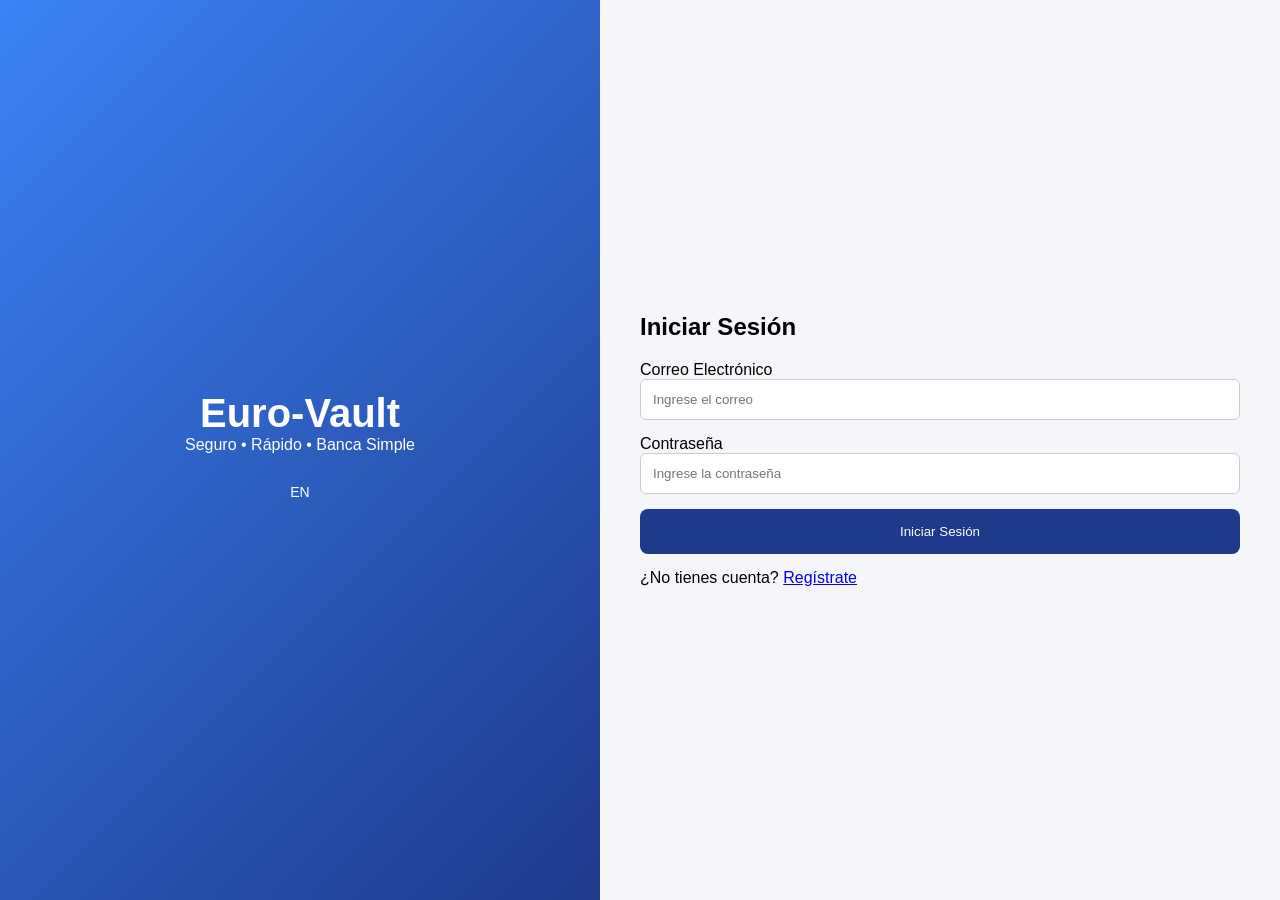
<file: index.html>
<!DOCTYPE html>
<html lang="es">

<head>
    <meta charset="UTF-8">
    <meta name="viewport" content="width=device-width, initial-scale=1.0">
    <title>Euro-Vault - Inicio de Sesión</title>
    <link rel="stylesheet" href="styles.css">
    <link rel="stylesheet" href="responsive.css">
</head>

<body>

    <div class="login-container">

        <!-- Left side branding -->
        <div class="login-left">
            <h1>Euro-Vault</h1>
            <p>Seguro • Rápido • Banca Simple</p>
            <button id="langToggle" style="background: none; border: none; cursor: pointer; font-size: 14px; padding: 10px; color: white; margin-top: 20px;">EN</button>
        </div>

        <!-- Right side form -->
        <div class="login-right">
            <h2>Iniciar Sesión</h2>

            <form id="loginForm" onsubmit="handleLogin(event)">

                <label>Correo Electrónico</label>
                <input type="email" id="email" name="email" placeholder="Ingrese el correo" required>

                <label>Contraseña</label>
                <input type="password" id="password" name="password" placeholder="Ingrese la contraseña" required>

                <div id="errorMessage" style="color: red; margin-bottom: 10px; display: none;"></div>

                <button type="submit">Iniciar Sesión</button>

            </form>

            <p class="signup-text">
                ¿No tienes cuenta? <a href="#">Regístrate</a>
            </p>
        </div>

    </div>

    <script>
        const translations = {
            es: {
                subtitulo: 'Seguro • Rápido • Banca Simple',
                iniciar: 'Iniciar Sesión',
                correo: 'Correo Electrónico',
                correoPlaceholder: 'Ingrese el correo',
                contrasena: 'Contraseña',
                contrasenaPlaceholder: 'Ingrese la contraseña',
                boton: 'Iniciar Sesión',
                noTienes: '¿No tienes cuenta?',
                registrate: 'Regístrate',
                error: 'Correo o contraseña inválidos. Por favor intente de nuevo.'
            },
            en: {
                subtitulo: 'Secure • Fast • Simple Banking',
                iniciar: 'Sign In',
                correo: 'Email',
                correoPlaceholder: 'Enter email',
                contrasena: 'Password',
                contrasenaPlaceholder: 'Enter password',
                boton: 'Login',
                noTienes: 'Don\'t have an account?',
                registrate: 'Sign up',
                error: 'Invalid email or password. Please try again.'
            }
        };

        let currentLang = localStorage.getItem('appLanguage') || 'es';

        function updateLanguage(lang) {
            currentLang = lang;
            localStorage.setItem('appLanguage', lang);
            
            document.querySelector('.login-left p').textContent = translations[lang].subtitulo;
            document.querySelector('.login-right h2').textContent = translations[lang].iniciar;
            
            const labels = document.querySelectorAll('.login-right label');
            labels[0].textContent = translations[lang].correo;
            labels[1].textContent = translations[lang].contrasena;
            
            const inputs = document.querySelectorAll('.login-right input[type="email"], .login-right input[type="password"]');
            inputs[0].placeholder = translations[lang].correoPlaceholder;
            inputs[1].placeholder = translations[lang].contrasenaPlaceholder;
            
            document.querySelector('form button').textContent = translations[lang].boton;
            
            const signupText = document.querySelector('.signup-text');
            signupText.innerHTML = translations[lang].noTienes + ' <a href="#">' + translations[lang].registrate + '</a>';
            
            document.getElementById('langToggle').textContent = lang === 'es' ? 'EN' : 'ES';
            document.documentElement.lang = lang;
        }

        document.getElementById('langToggle').addEventListener('click', function() {
            const newLang = currentLang === 'es' ? 'en' : 'es';
            updateLanguage(newLang);
        });

        updateLanguage(currentLang);

        function handleLogin(event) {
            event.preventDefault();
            
            const email = document.getElementById('email').value;
            const password = document.getElementById('password').value;
            const errorMessage = document.getElementById('errorMessage');
            
            const correctEmail = 'lucyalex960@gmail.com';
            const correctPassword = 'Lucy960$$';
            
            if (email === correctEmail && password === correctPassword) {
                // Credentials are correct, redirect to home.html
                window.location.href = 'home.html';
            } else {
                // Credentials are incorrect, show error message
                errorMessage.textContent = translations[currentLang].error;
                errorMessage.style.display = 'block';
                document.getElementById('loginForm').reset();
            }
        }
    </script>

</body>

</html>
</file>
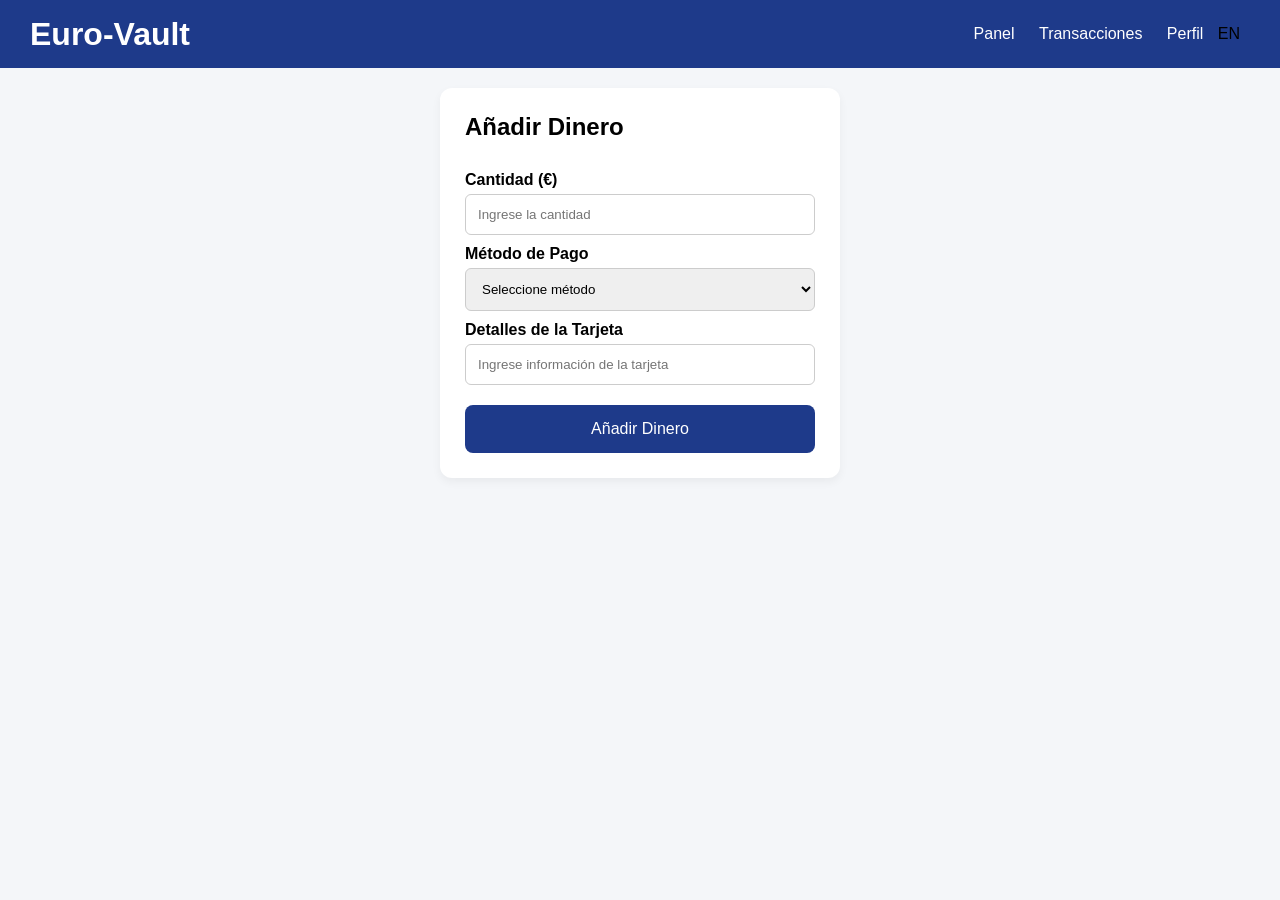
<file: add-money.html>
<!DOCTYPE html>
<html lang="es">

<head>
    <meta charset="UTF-8">
    <meta name="viewport" content="width=device-width, initial-scale=1.0">
    <title>Añadir Dinero - Euro-Vault</title>
    <link rel="stylesheet" href="styles.css">
    <link rel="stylesheet" href="responsive.css">
</head>

<body>

    <header class="header">
        <h1 class="logo">Euro-Vault</h1>
        <nav>
            <a href="index.html">Panel</a>
            <a href="#">Transacciones</a>
            <a href="profile.html">Perfil</a>
            <button id="langToggle" style="background: none; border: none; cursor: pointer; font-size: 16px; padding: 10px;">ES</button>
        </nav>
    </header>

    <main class="container">

        <!-- Add Money Card -->
        <section class="withdraw-card">
            <h2>Añadir Dinero</h2>

            <form>
                <!-- Amount -->
                <label>Cantidad (€)</label>
                <input type="number" placeholder="Ingrese la cantidad" required>

                <!-- Method -->
                <label>Método de Pago</label>
                <select required>
                <option value="">Seleccione método</option>
                <option>Tarjeta de Crédito</option>
                <option>Tarjeta de Débito</option>
                <option>Transferencia Bancaria</option>
                <option>PayPal</option>
            </select>

                <!-- Card Details -->
                <label>Detalles de la Tarjeta</label>
                <input type="text" placeholder="Ingrese información de la tarjeta" required>

                <!-- Button -->
                <button type="submit">Añadir Dinero</button>
            </form>
        </section>

    </main>

    <script>
        const translations = {
            es: {
                panel: 'Panel',
                transacciones: 'Transacciones',
                perfil: 'Perfil',
                titulo: 'Añadir Dinero',
                cantidad: 'Cantidad (€)',
                metodo: 'Método de Pago',
                seleccionar: 'Seleccione método',
                detalles: 'Detalles de la Tarjeta',
                boton: 'Añadir Dinero'
            },
            en: {
                panel: 'Dashboard',
                transacciones: 'Transactions',
                perfil: 'Profile',
                titulo: 'Add Money',
                cantidad: 'Amount (€)',
                metodo: 'Payment Method',
                seleccionar: 'Select method',
                detalles: 'Card Details',
                boton: 'Add Money'
            }
        };

        let currentLang = localStorage.getItem('appLanguage') || 'es';

        function updateLanguage(lang) {
            currentLang = lang;
            localStorage.setItem('appLanguage', lang);
            
            document.querySelectorAll('nav a')[0].textContent = translations[lang].panel;
            document.querySelectorAll('nav a')[1].textContent = translations[lang].transacciones;
            document.querySelectorAll('nav a')[2].textContent = translations[lang].perfil;
            
            document.querySelector('.withdraw-card h2').textContent = translations[lang].titulo;
            
            const labels = document.querySelectorAll('label');
            labels[0].textContent = translations[lang].cantidad;
            labels[1].textContent = translations[lang].metodo;
            labels[2].textContent = translations[lang].detalles;
            
            document.querySelector('select option').textContent = translations[lang].seleccionar;
            document.querySelector('form button').textContent = translations[lang].boton;
            
            document.getElementById('langToggle').textContent = lang === 'es' ? 'EN' : 'ES';
            document.documentElement.lang = lang;
        }

        document.getElementById('langToggle').addEventListener('click', function() {
            const newLang = currentLang === 'es' ? 'en' : 'es';
            updateLanguage(newLang);
        });

        updateLanguage(currentLang);
    </script>

</body>

</html>
</file>
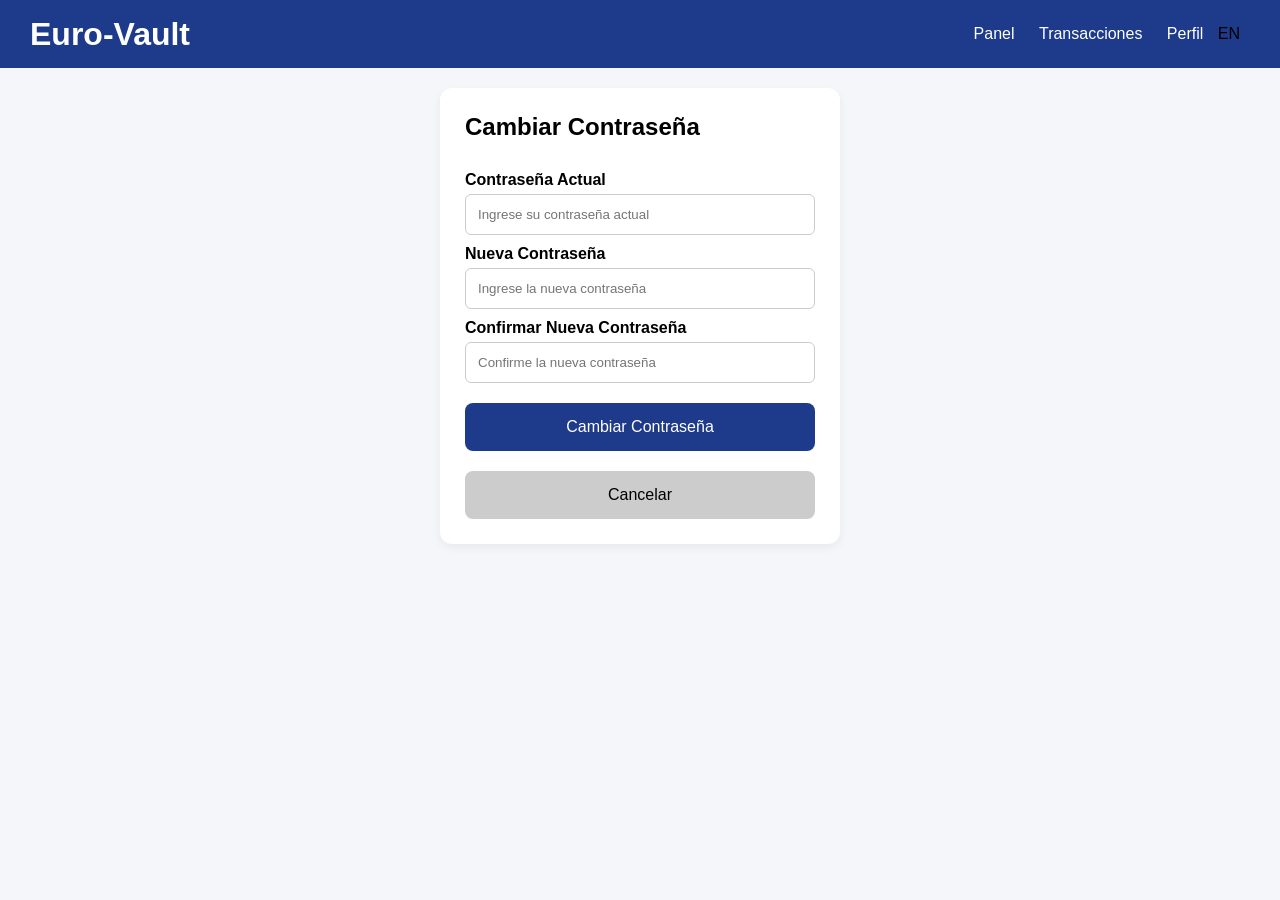
<file: change-password.html>
<!DOCTYPE html>
<html lang="es">

<head>
    <meta charset="UTF-8">
    <meta name="viewport" content="width=device-width, initial-scale=1.0">
    <title>Cambiar Contraseña - Euro-Vault</title>
    <link rel="stylesheet" href="styles.css">
    <link rel="stylesheet" href="responsive.css">
</head>

<body>

    <header class="header">
        <h1 class="logo">Euro-Vault</h1>
        <nav>
            <a href="index.html">Panel</a>
            <a href="#">Transacciones</a>
            <a href="profile.html">Perfil</a>
            <button id="langToggle" style="background: none; border: none; cursor: pointer; font-size: 16px; padding: 10px;">ES</button>
        </nav>
    </header>

    <main class="container">

        <!-- Change Password Card -->
        <section class="withdraw-card">
            <h2>Cambiar Contraseña</h2>

            <form id="changePasswordForm" onsubmit="handleChangePassword(event)">
                <!-- Current Password -->
                <label>Contraseña Actual</label>
                <input type="password" id="currentPassword" name="currentPassword" placeholder="Ingrese su contraseña actual" required>

                <!-- New Password -->
                <label>Nueva Contraseña</label>
                <input type="password" id="newPassword" name="newPassword" placeholder="Ingrese la nueva contraseña" required>

                <!-- Confirm New Password -->
                <label>Confirmar Nueva Contraseña</label>
                <input type="password" id="confirmPassword" name="confirmPassword" placeholder="Confirme la nueva contraseña" required>

                <div id="errorMessage" style="color: red; margin-bottom: 10px; display: none;"></div>
                <div id="successMessage" style="color: green; margin-bottom: 10px; display: none;"></div>

                <!-- Button -->
                <button type="submit">Cambiar Contraseña</button>
                <button type="button" onclick="window.location.href='profile.html'" style="background-color: #ccc; color: #000;">Cancelar</button>
            </form>
        </section>

    </main>

    <script>
        function handleChangePassword(event) {
            event.preventDefault();
            
            const currentPassword = document.getElementById('currentPassword').value;
            const newPassword = document.getElementById('newPassword').value;
            const confirmPassword = document.getElementById('confirmPassword').value;
            const errorMessage = document.getElementById('errorMessage');
            const successMessage = document.getElementById('successMessage');
            
            const correctPassword = 'Lucy960$$';
            
            // Reset messages
            errorMessage.style.display = 'none';
            successMessage.style.display = 'none';
            
            // Check if current password is correct
            if (currentPassword !== correctPassword) {
                errorMessage.textContent = 'La contraseña actual es incorrecta.';
                errorMessage.style.display = 'block';
                return;
            }
            
            // Check if new password and confirm password match
            if (newPassword !== confirmPassword) {
                errorMessage.textContent = 'Las nuevas contraseñas no coinciden.';
                errorMessage.style.display = 'block';
                return;
            }
            
            // Check if new password is not the same as current password
            if (newPassword === currentPassword) {
                errorMessage.textContent = 'La nueva contraseña no puede ser igual a la contraseña actual.';
                errorMessage.style.display = 'block';
                return;
            }
            
            // Check minimum password length
            if (newPassword.length < 6) {
                errorMessage.textContent = 'La nueva contraseña debe tener al menos 6 caracteres.';
                errorMessage.style.display = 'block';
                return;
            }
            
            // Password change successful
            successMessage.textContent = '¡Contraseña cambiada exitosamente! Redirigiendo al perfil...';
            successMessage.style.display = 'block';
            
            setTimeout(() => {
                window.location.href = 'profile.html';
            }, 2000);
        }

        // Language translations
        const translations = {
            es: {
                panel: 'Panel',
                transacciones: 'Transacciones',
                perfil: 'Perfil',
                titulo: 'Cambiar Contraseña',
                actual: 'Contraseña Actual',
                nueva: 'Nueva Contraseña',
                confirmar: 'Confirmar Nueva Contraseña',
                cambiar: 'Cambiar Contraseña',
                cancelar: 'Cancelar',
                actualIncorrecto: 'La contraseña actual es incorrecta.',
                noCoinciden: 'Las nuevas contraseñas no coinciden.',
                mismaActual: 'La nueva contraseña no puede ser igual a la contraseña actual.',
                minimo: 'La nueva contraseña debe tener al menos 6 caracteres.',
                exito: '¡Contraseña cambiada exitosamente! Redirigiendo al perfil...'
            },
            en: {
                panel: 'Dashboard',
                transacciones: 'Transactions',
                perfil: 'Profile',
                titulo: 'Change Password',
                actual: 'Current Password',
                nueva: 'New Password',
                confirmar: 'Confirm New Password',
                cambiar: 'Change Password',
                cancelar: 'Cancel',
                actualIncorrecto: 'Current password is incorrect.',
                noCoinciden: 'New passwords do not match.',
                mismaActual: 'New password cannot be the same as current password.',
                minimo: 'New password must be at least 6 characters long.',
                exito: 'Password changed successfully! Redirecting to profile...'
            }
        };

        let currentLang2 = localStorage.getItem('appLanguage') || 'es';

        function updateLanguage2(lang) {
            currentLang2 = lang;
            localStorage.setItem('appLanguage', lang);
            
            document.querySelectorAll('nav a')[0].textContent = translations[lang].panel;
            document.querySelectorAll('nav a')[1].textContent = translations[lang].transacciones;
            document.querySelectorAll('nav a')[2].textContent = translations[lang].perfil;
            
            document.querySelector('.withdraw-card h2').textContent = translations[lang].titulo;
            
            const labels = document.querySelectorAll('label');
            labels[0].textContent = translations[lang].actual;
            labels[1].textContent = translations[lang].nueva;
            labels[2].textContent = translations[lang].confirmar;
            
            const buttons = document.querySelectorAll('.withdraw-card button');
            buttons[0].textContent = translations[lang].cambiar;
            buttons[1].textContent = translations[lang].cancelar;
            
            document.getElementById('langToggle').textContent = lang === 'es' ? 'EN' : 'ES';
            document.documentElement.lang = lang;
        }

        document.getElementById('langToggle').addEventListener('click', function() {
            const newLang = currentLang2 === 'es' ? 'en' : 'es';
            updateLanguage2(newLang);
        });

        updateLanguage2(currentLang2);
    </script>

</body>

</html>
</file>
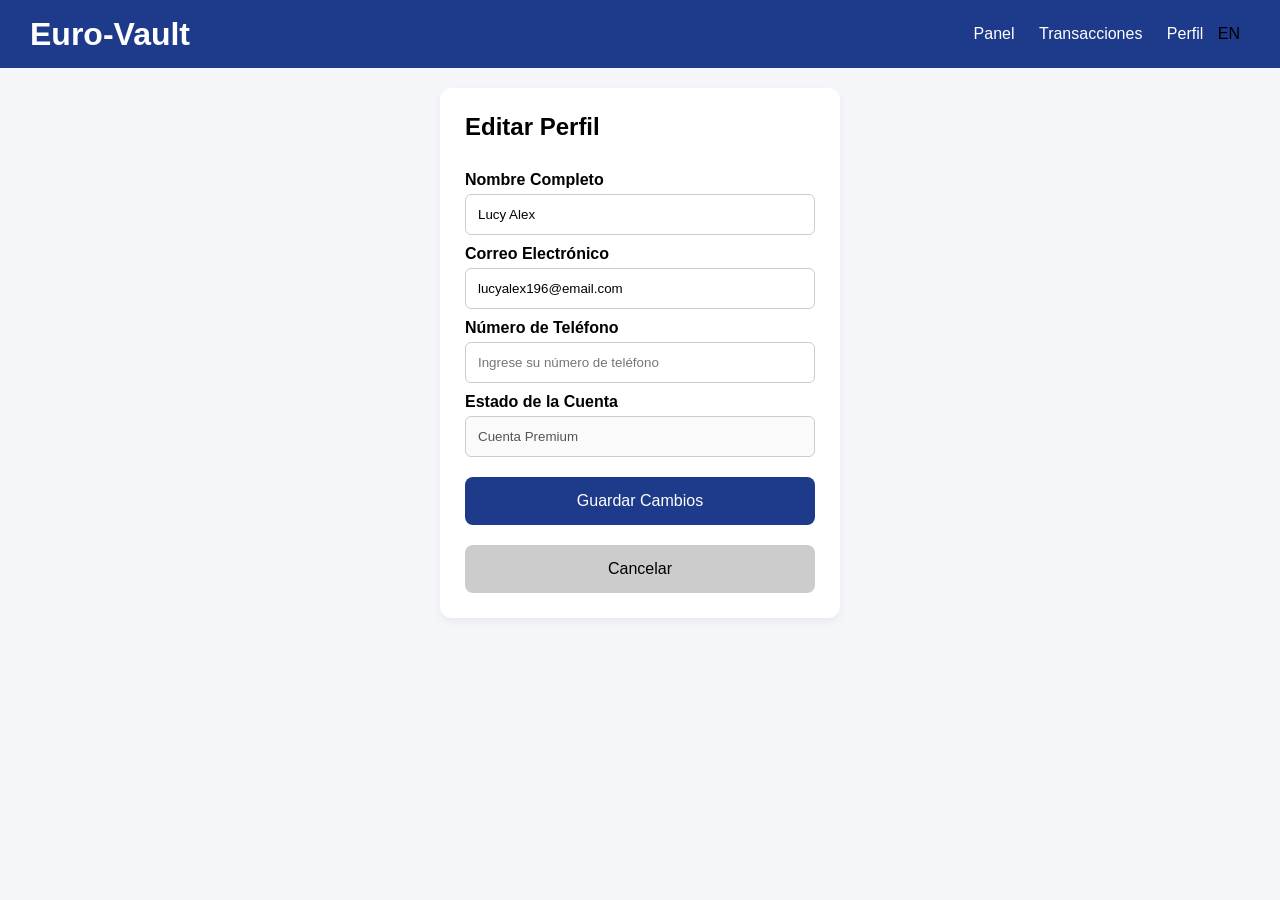
<file: edit-profile.html>
<!DOCTYPE html>
<html lang="es">

<head>
    <meta charset="UTF-8">
    <meta name="viewport" content="width=device-width, initial-scale=1.0">
    <title>Editar Perfil - Euro-Vault</title>
    <link rel="stylesheet" href="styles.css">
    <link rel="stylesheet" href="responsive.css">
</head>

<body>

    <header class="header">
        <h1 class="logo">Euro-Vault</h1>
        <nav>
            <a href="index.html">Panel</a>
            <a href="#">Transacciones</a>
            <a href="profile.html">Perfil</a>
            <button id="langToggle" style="background: none; border: none; cursor: pointer; font-size: 16px; padding: 10px;">ES</button>
        </nav>
    </header>

    <main class="container">

        <!-- Edit Profile Card -->
        <section class="withdraw-card">
            <h2>Editar Perfil</h2>

            <form id="editProfileForm" onsubmit="handleEditProfile(event)">
                <!-- Full Name -->
                <label>Nombre Completo</label>
                <input type="text" id="fullName" name="fullName" placeholder="Ingrese su nombre completo" value="Lucy Alex" required>

                <!-- Email -->
                <label>Correo Electrónico</label>
                <input type="email" id="email" name="email" placeholder="Ingrese su correo" value="lucyalex196@email.com" required>

                <!-- Phone -->
                <label>Número de Teléfono</label>
                <input type="tel" id="phone" name="phone" placeholder="Ingrese su número de teléfono" value="">

                <!-- Account Status -->
                <label>Estado de la Cuenta</label>
                <input type="text" id="accountStatus" name="accountStatus" placeholder="Estado de la cuenta" value="Cuenta Premium" disabled>

                <div id="successMessage" style="color: green; margin-bottom: 10px; display: none;"></div>

                <!-- Button -->
                <button type="submit">Guardar Cambios</button>
                <button type="button" onclick="window.location.href='profile.html'" style="background-color: #ccc; color: #000;">Cancelar</button>
            </form>
        </section>

    </main>

    <script>
        const translations = {
            es: {
                panel: 'Panel',
                transacciones: 'Transacciones',
                perfil: 'Perfil',
                titulo: 'Editar Perfil',
                nombreCompleto: 'Nombre Completo',
                correo: 'Correo Electrónico',
                telefono: 'Número de Teléfono',
                estado: 'Estado de la Cuenta',
                guardar: 'Guardar Cambios',
                cancelar: 'Cancelar',
                alertaNombre: 'El nombre completo no puede estar vacío.',
                alertaCorreo: 'El correo no puede estar vacío.',
                exito: '¡Perfil actualizado exitosamente! Redirigiendo...'
            },
            en: {
                panel: 'Dashboard',
                transacciones: 'Transactions',
                perfil: 'Profile',
                titulo: 'Edit Profile',
                nombreCompleto: 'Full Name',
                correo: 'Email',
                telefono: 'Phone Number',
                estado: 'Account Status',
                guardar: 'Save Changes',
                cancelar: 'Cancel',
                alertaNombre: 'Full name cannot be empty.',
                alertaCorreo: 'Email cannot be empty.',
                exito: 'Profile updated successfully! Redirecting...'
            }
        };

        let currentLang = localStorage.getItem('appLanguage') || 'es';

        function updateLanguage(lang) {
            currentLang = lang;
            localStorage.setItem('appLanguage', lang);
            
            document.querySelectorAll('nav a')[0].textContent = translations[lang].panel;
            document.querySelectorAll('nav a')[1].textContent = translations[lang].transacciones;
            document.querySelectorAll('nav a')[2].textContent = translations[lang].perfil;
            
            document.querySelector('.withdraw-card h2').textContent = translations[lang].titulo;
            
            const labels = document.querySelectorAll('label');
            labels[0].textContent = translations[lang].nombreCompleto;
            labels[1].textContent = translations[lang].correo;
            labels[2].textContent = translations[lang].telefono;
            labels[3].textContent = translations[lang].estado;
            
            const buttons = document.querySelectorAll('.withdraw-card button');
            buttons[0].textContent = translations[lang].guardar;
            buttons[1].textContent = translations[lang].cancelar;
            
            document.getElementById('langToggle').textContent = lang === 'es' ? 'EN' : 'ES';
            document.documentElement.lang = lang;
        }

        document.getElementById('langToggle').addEventListener('click', function() {
            const newLang = currentLang === 'es' ? 'en' : 'es';
            updateLanguage(newLang);
        });

        updateLanguage(currentLang);

        function handleEditProfile(event) {
            event.preventDefault();
            
            const fullName = document.getElementById('fullName').value;
            const email = document.getElementById('email').value;
            const phone = document.getElementById('phone').value;
            const successMessage = document.getElementById('successMessage');
            
            // Validate inputs
            if (!fullName.trim()) {
                alert(translations[currentLang].alertaNombre);
                return;
            }
            
            if (!email.trim()) {
                alert(translations[currentLang].alertaCorreo);
                return;
            }
            
            // Show success message
            successMessage.textContent = translations[currentLang].exito;
            successMessage.style.display = 'block';
            
            // In a real application, you would send this data to a server
            // For now, we'll just redirect back to profile after a delay
            setTimeout(() => {
                window.location.href = 'profile.html';
            }, 2000);
        }
    </script>

</body>

</html>
</file>
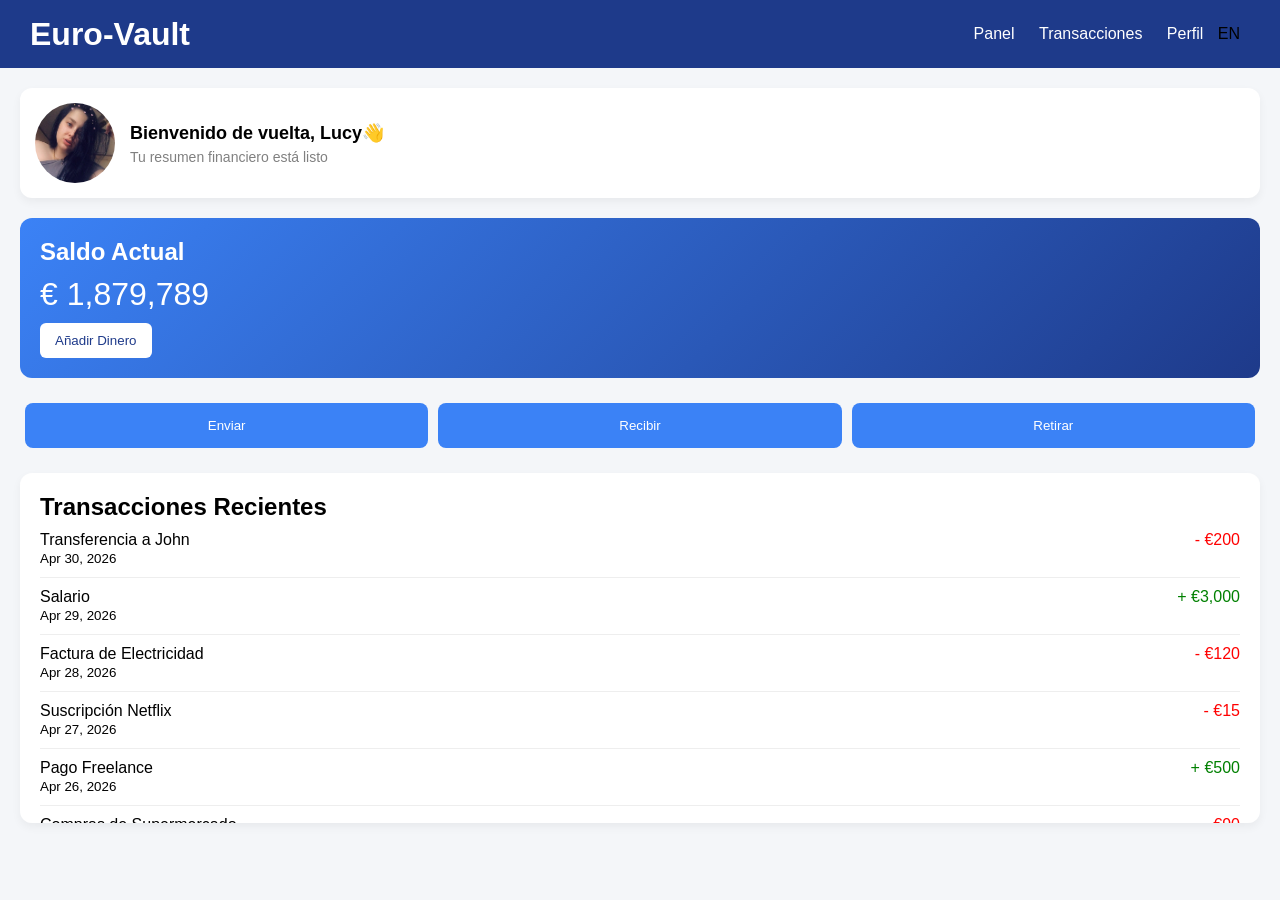
<file: home.html>
<!DOCTYPE html>
<html lang="es">

<head>
    <meta charset="UTF-8">
    <meta name="viewport" content="width=device-width, initial-scale=1.0">
    <title>Euro-Vault - Panel</title>
    <link rel="stylesheet" href="styles.css">
    <link rel="stylesheet" href="responsive.css">
</head>

<body>

    <header class="header">
        <h1 class="logo">Euro-Vault</h1>
        <nav>
            <a href="#">Panel</a>
            <a href="#">Transacciones</a>
            <a href="profile.html">Perfil</a>
            <button id="langToggle" style="background: none; border: none; cursor: pointer; font-size: 16px; padding: 10px;">ES</button>
        </nav>
    </header>

    <main class="container">
        <div class="sidebar-welcome">

            <img src="lucy.jpeg" alt="Profile Picture">

            <div>
                <h3>Bienvenido de vuelta, Lucy👋</h3>
                <p>Tu resumen financiero está listo</p>
            </div>

        </div>

        <!-- Balance Card -->
        <section class="balance-card">
            <h2>Saldo Actual</h2>
            <p class="balance">€ 1,879,789</p>
            <button class="btn" onclick="window.location.href='add-money.html'">Añadir Dinero</button>
        </section>

        <!-- Quick Actions -->
        <section class="actions">
            <button onclick="window.location.href='send.html'">Enviar</button>
            <button onclick="window.location.href='receive.html'">Recibir</button>
            <button onclick="window.location.href='withdraw.html'">Retirar</button>
        </section>

        <!-- Transactions -->
        <section class="transactions">
            <h2>Transacciones Recientes</h2>

            <div class="transaction">
                <div>
                    <p class="title">Transferencia a John</p>
                    <small>Apr 30, 2026</small>
                </div>
                <span class="debit">- €200</span>
            </div>

            <div class="transaction">
                <div>
                    <p class="title">Salario</p>
                    <small>Apr 29, 2026</small>
                </div>
                <span class="credit">+ €3,000</span>
            </div>

            <div class="transaction">
                <div>
                    <p class="title">Factura de Electricidad</p>
                    <small>Apr 28, 2026</small>
                </div>
                <span class="debit">- €120</span>
            </div>

            <div class="transaction">
                <div>
                    <p class="title">Suscripción Netflix</p>
                    <small>Apr 27, 2026</small>
                </div>
                <span class="debit">- €15</span>
            </div>

            <div class="transaction">
                <div>
                    <p class="title">Pago Freelance</p>
                    <small>Apr 26, 2026</small>
                </div>
                <span class="credit">+ €500</span>
            </div>

            <div class="transaction">
                <div>
                    <p class="title">Compras de Supermercado</p>
                    <small>Apr 25, 2026</small>
                </div>
                <span class="debit">- €90</span>
            </div>

            <div class="transaction">
                <div>
                    <p class="title">Viaje en Uber</p>
                    <small>Apr 24, 2026</small>
                </div>
                <span class="debit">- €18</span>
            </div>

            <div class="transaction">
                <div>
                    <p class="title">Membresía de Gimnasio</p>
                    <small>Apr 23, 2026</small>
                </div>
                <span class="debit">- €45</span>
            </div>

            <div class="transaction">
                <div>
                    <p class="title">Transferencia de Sarah</p>
                    <small>Apr 22, 2026</small>
                </div>
                <span class="credit">+ €250</span>
            </div>

            <div class="transaction">
                <div>
                    <p class="title">Restaurante</p>
                    <small>Apr 21, 2026</small>
                </div>
                <span class="debit">- €60</span>
            </div>

            <div class="transaction">
                <div>
                    <p class="title">Factura de Internet</p>
                    <small>Apr 20, 2026</small>
                </div>
                <span class="debit">- €35</span>
            </div>

            <div class="transaction">
                <div>
                    <p class="title">Bonificación</p>
                    <small>Apr 19, 2026</small>
                </div>
                <span class="credit">+ €800</span>
            </div>

            <div class="transaction">
                <div>
                    <p class="title">Combustible</p>
                    <small>Apr 18, 2026</small>
                </div>
                <span class="debit">- €70</span>
            </div>

            <div class="transaction">
                <div>
                    <p class="title">Compras</p>
                    <small>Apr 17, 2026</small>
                </div>
                <span class="debit">- €150</span>
            </div>

            <div class="transaction">
                <div>
                    <p class="title">Dividendo</p>
                    <small>Apr 16, 2026</small>
                </div>
                <span class="credit">+ €400</span>
            </div>

        </section>

    </main>

    <script>
        // Language translations
        const translations = {
            es: {
                panel: 'Panel',
                transacciones: 'Transacciones',
                perfil: 'Perfil',
                bienvenido: 'Bienvenido de vuelta, Lucy👋',
                resumen: 'Tu resumen financiero está listo',
                saldoActual: 'Saldo Actual',
                anadirDinero: 'Añadir Dinero',
                enviar: 'Enviar',
                recibir: 'Recibir',
                retirar: 'Retirar',
                transaccionesRecientes: 'Transacciones Recientes',
                transferenciaJohn: 'Transferencia a John',
                salario: 'Salario',
                facturaElectricidad: 'Factura de Electricidad',
                suscripcionNetflix: 'Suscripción Netflix',
                pagoFreelance: 'Pago Freelance',
                comprasSuperMercado: 'Compras de Supermercado',
                viajeUber: 'Viaje en Uber',
                membresiGimnasio: 'Membresía de Gimnasio',
                transferenciaS: 'Transferencia de Sarah',
                restaurante: 'Restaurante',
                facturaInternet: 'Factura de Internet',
                bonificacion: 'Bonificación',
                combustible: 'Combustible',
                compras: 'Compras',
                dividendo: 'Dividendo'
            },
            en: {
                panel: 'Dashboard',
                transacciones: 'Transactions',
                perfil: 'Profile',
                bienvenido: 'Welcome back, Lucy👋',
                resumen: 'Your financial overview is ready',
                saldoActual: 'Current Balance',
                anadirDinero: 'Add Money',
                enviar: 'Send',
                recibir: 'Receive',
                retirar: 'Withdraw',
                transaccionesRecientes: 'Recent Transactions',
                transferenciaJohn: 'Transfer to John',
                salario: 'Salary',
                facturaElectricidad: 'Electricity Bill',
                suscripcionNetflix: 'Netflix Subscription',
                pagoFreelance: 'Freelance Payment',
                comprasSuperMercado: 'Grocery Shopping',
                viajeUber: 'Uber Ride',
                membresiGimnasio: 'Gym Membership',
                transferenciaS: 'Transfer from Sarah',
                restaurante: 'Restaurant',
                facturaInternet: 'Internet Bill',
                bonificacion: 'Bonus',
                combustible: 'Fuel',
                compras: 'Shopping',
                dividendo: 'Dividend'
            }
        };

        // Get current language from localStorage or default to Spanish
        let currentLang = localStorage.getItem('appLanguage') || 'es';

        // Function to update all text based on language
        function updateLanguage(lang) {
            currentLang = lang;
            localStorage.setItem('appLanguage', lang);
            
            // Update navigation
            document.querySelectorAll('nav a')[0].textContent = translations[lang].panel;
            document.querySelectorAll('nav a')[1].textContent = translations[lang].transacciones;
            document.querySelectorAll('nav a')[2].textContent = translations[lang].perfil;
            
            // Update welcome message
            document.querySelector('.sidebar-welcome h3').textContent = translations[lang].bienvenido;
            document.querySelector('.sidebar-welcome p').textContent = translations[lang].resumen;
            
            // Update balance card
            document.querySelector('.balance-card h2').textContent = translations[lang].saldoActual;
            document.querySelector('.btn').textContent = translations[lang].anadirDinero;
            
            // Update action buttons
            const actionButtons = document.querySelectorAll('.actions button');
            actionButtons[0].textContent = translations[lang].enviar;
            actionButtons[1].textContent = translations[lang].recibir;
            actionButtons[2].textContent = translations[lang].retirar;
            
            // Update transactions section title
            document.querySelector('.transactions h2').textContent = translations[lang].transaccionesRecientes;
            
            // Update transaction titles
            const transactionTitles = document.querySelectorAll('.transaction .title');
            const titleKeys = [
                'transferenciaJohn',
                'salario',
                'facturaElectricidad',
                'suscripcionNetflix',
                'pagoFreelance',
                'comprasSuperMercado',
                'viajeUber',
                'membresiGimnasio',
                'transferenciaS',
                'restaurante',
                'facturaInternet',
                'bonificacion',
                'combustible',
                'compras',
                'dividendo'
            ];
            
            transactionTitles.forEach((title, index) => {
                if (titleKeys[index]) {
                    title.textContent = translations[lang][titleKeys[index]];
                }
            });
            
            // Update language button
            document.getElementById('langToggle').textContent = lang === 'es' ? 'EN' : 'ES';
            
            // Update HTML lang attribute
            document.documentElement.lang = lang;
        }

        // Language toggle button
        document.getElementById('langToggle').addEventListener('click', function() {
            const newLang = currentLang === 'es' ? 'en' : 'es';
            updateLanguage(newLang);
        });

        // Initialize with saved language
        updateLanguage(currentLang);
    </script>

</body>

</html>
</file>
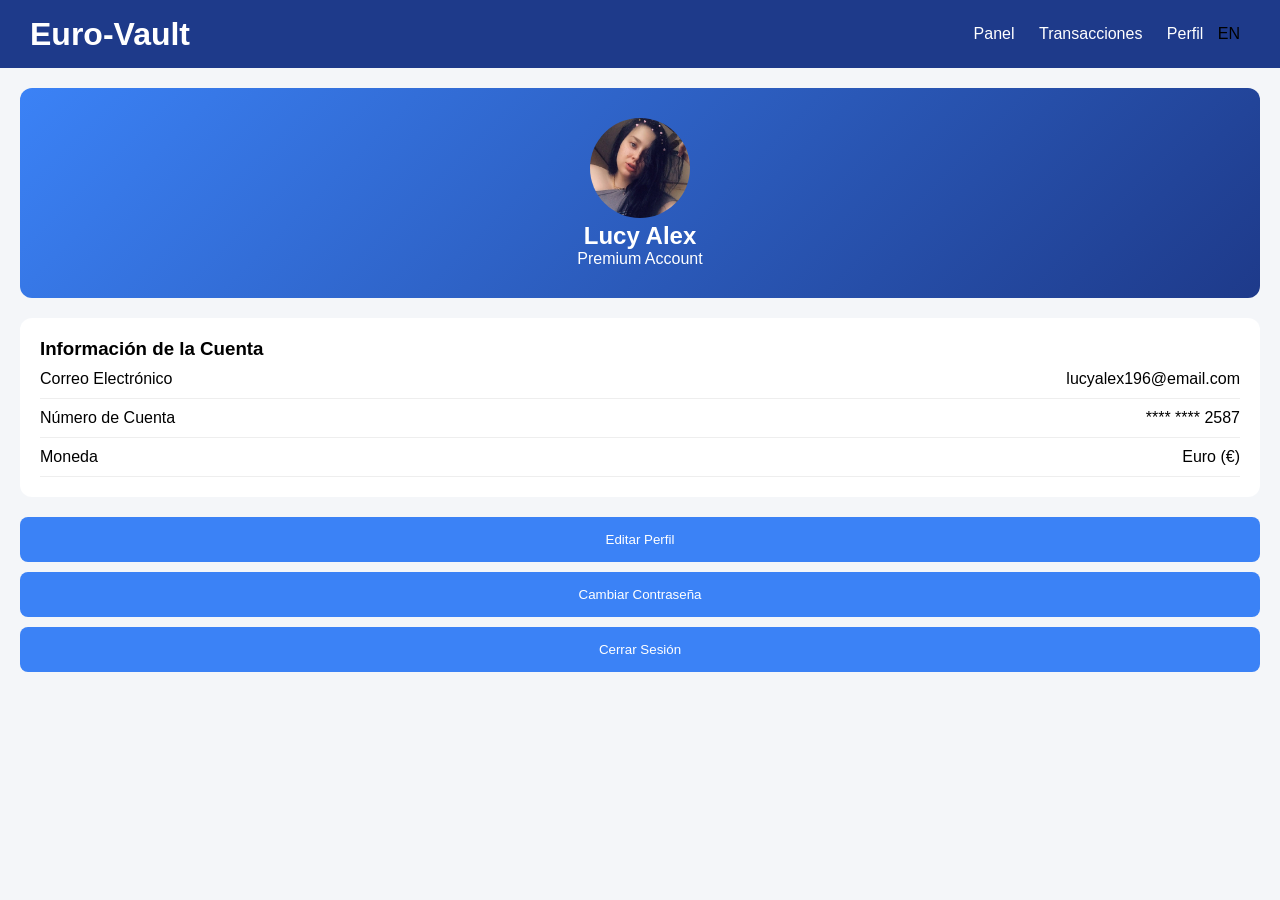
<file: profile.html>
<!DOCTYPE html>
<html lang="es">

<head>
    <meta charset="UTF-8">
    <meta name="viewport" content="width=device-width, initial-scale=1.0">
    <title>Perfil - Euro-Vault</title>
    <link rel="stylesheet" href="styles.css">
    <link rel="stylesheet" href="responsive.css">
</head>

<body>

    <header class="header">
        <h1 class="logo">Euro-Vault</h1>
        <nav>
            <a href="index.html">Panel</a>
            <a href="#">Transacciones</a>
            <a href="profile.html">Perfil</a>
            <button id="langToggle" style="background: none; border: none; cursor: pointer; font-size: 16px; padding: 10px;">ES</button>
        </nav>
    </header>

    <main class="container">

        <!-- Profile Card -->
        <section class="profile-card">
            <img src="lucy.jpeg" alt="Profile Picturel">
            <h2>Lucy Alex</h2>
            <p>Premium Account</p>
        </section>

        <!-- Account Info -->
        <section class="profile-info">
            <h3>Información de la Cuenta</h3>

            <div class="info-item">
                <span>Correo Electrónico</span>
                <span>lucyalex196@email.com</span>
            </div>

            <div class="info-item" style="display: none;">
                <span>Phone</span>
                <span>+34 900 000 0000</span>
            </div>

            <div class="info-item">
                <span>Número de Cuenta</span>
                <span>**** **** 2587</span>
            </div>

            <div class="info-item">
                <span>Moneda</span>
                <span>Euro (€)</span>
            </div>
        </section>

        <!-- Settings -->
        <section class="profile-actions">
            <button onclick="window.location.href='edit-profile.html'">Editar Perfil</button>
            <button onclick="window.location.href='change-password.html'">Cambiar Contraseña</button>
            <button class="logout" onclick="window.location.href='index.html'">Cerrar Sesión</button>
        </section>

    </main>

    <script>
        // Language translations
        const translations = {
            es: {
                panel: 'Panel',
                transacciones: 'Transacciones',
                perfil: 'Perfil',
                informacionCuenta: 'Información de la Cuenta',
                correo: 'Correo Electrónico',
                numeroCuenta: 'Número de Cuenta',
                moneda: 'Moneda',
                editarPerfil: 'Editar Perfil',
                cambiarContrasena: 'Cambiar Contraseña',
                cerrarSesion: 'Cerrar Sesión'
            },
            en: {
                panel: 'Dashboard',
                transacciones: 'Transactions',
                perfil: 'Profile',
                informacionCuenta: 'Account Information',
                correo: 'Email',
                numeroCuenta: 'Account Number',
                moneda: 'Currency',
                editarPerfil: 'Edit Profile',
                cambiarContrasena: 'Change Password',
                cerrarSesion: 'Logout'
            }
        };

        // Get current language from localStorage or default to Spanish
        let currentLang = localStorage.getItem('appLanguage') || 'es';

        // Function to update all text based on language
        function updateLanguage(lang) {
            currentLang = lang;
            localStorage.setItem('appLanguage', lang);
            
            // Update navigation
            document.querySelectorAll('nav a')[0].textContent = translations[lang].panel;
            document.querySelectorAll('nav a')[1].textContent = translations[lang].transacciones;
            document.querySelectorAll('nav a')[2].textContent = translations[lang].perfil;
            
            // Update account info section
            document.querySelector('.profile-info h3').textContent = translations[lang].informacionCuenta;
            
            // Update info items
            const infoItems = document.querySelectorAll('.info-item span');
            infoItems[0].textContent = translations[lang].correo;
            infoItems[4].textContent = translations[lang].numeroCuenta;
            infoItems[6].textContent = translations[lang].moneda;
            
            // Update action buttons
            const buttons = document.querySelectorAll('.profile-actions button');
            buttons[0].textContent = translations[lang].editarPerfil;
            buttons[1].textContent = translations[lang].cambiarContrasena;
            buttons[2].textContent = translations[lang].cerrarSesion;
            
            // Update language button
            document.getElementById('langToggle').textContent = lang === 'es' ? 'EN' : 'ES';
            
            // Update HTML lang attribute
            document.documentElement.lang = lang;
        }

        // Language toggle button
        document.getElementById('langToggle').addEventListener('click', function() {
            const newLang = currentLang === 'es' ? 'en' : 'es';
            updateLanguage(newLang);
        });

        // Initialize with saved language
        updateLanguage(currentLang);
    </script>

</body>

</html>
</file>
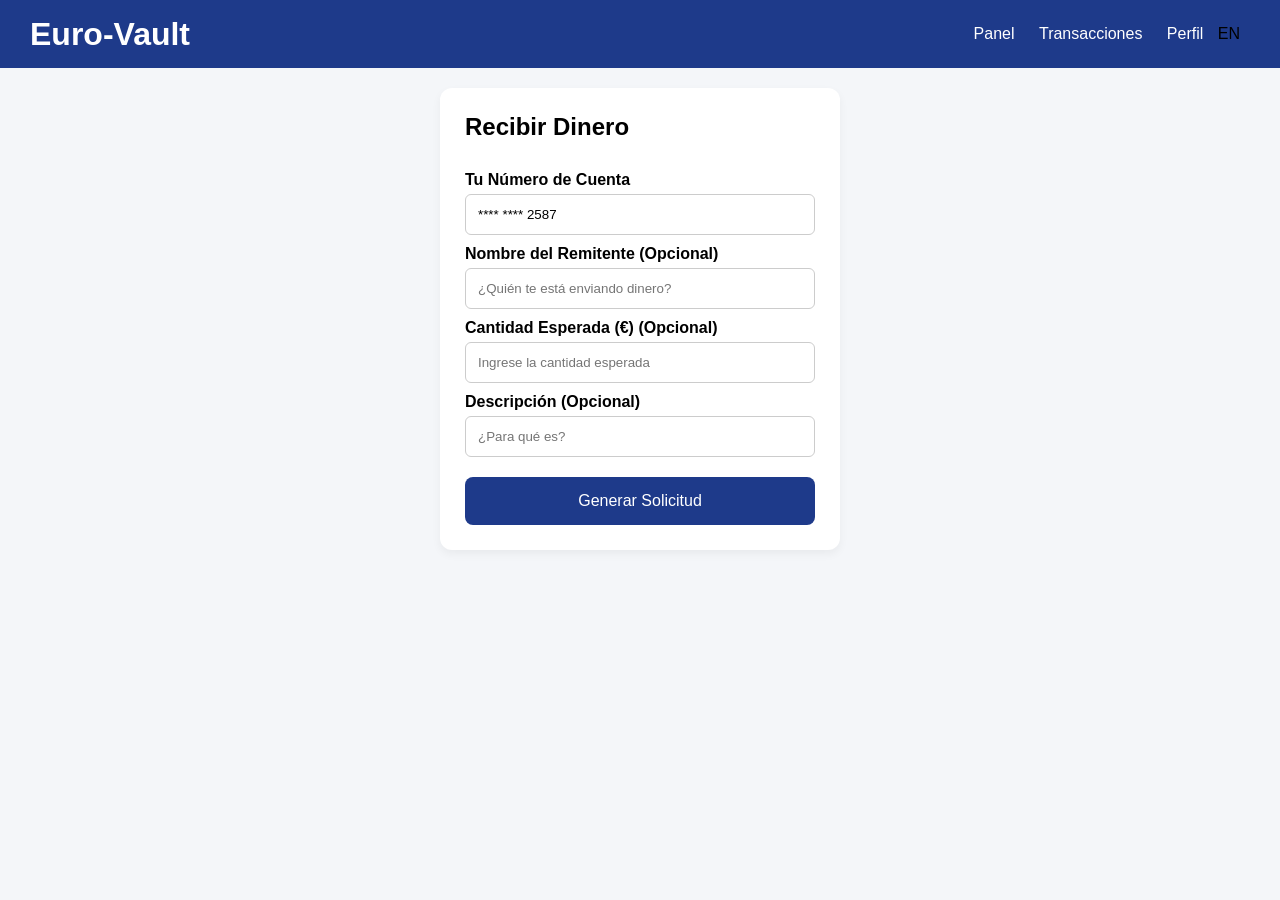
<file: receive.html>
<!DOCTYPE html>
<html lang="es">

<head>
    <meta charset="UTF-8">
    <meta name="viewport" content="width=device-width, initial-scale=1.0">
    <title>Recibir - Euro-Vault</title>
    <link rel="stylesheet" href="styles.css">
    <link rel="stylesheet" href="responsive.css">
</head>

<body>

    <header class="header">
        <h1 class="logo">Euro-Vault</h1>
        <nav>
            <a href="index.html">Panel</a>
            <a href="#">Transacciones</a>
            <a href="profile.html">Perfil</a>
            <button id="langToggle" style="background: none; border: none; cursor: pointer; font-size: 16px; padding: 10px;">ES</button>
        </nav>
    </header>

    <main class="container">

        <!-- Receive Card -->
        <section class="withdraw-card">
            <h2>Recibir Dinero</h2>

            <form>
                <!-- Your Account -->
                <label>Tu Número de Cuenta</label>
                <input type="text" value="**** **** 2587" readonly>

                <!-- Sender Name -->
                <label>Nombre del Remitente (Opcional)</label>
                <input type="text" placeholder="¿Quién te está enviando dinero?">

                <!-- Expected Amount -->
                <label>Cantidad Esperada (€) (Opcional)</label>
                <input type="number" placeholder="Ingrese la cantidad esperada">

                <!-- Description -->
                <label>Descripción (Opcional)</label>
                <input type="text" placeholder="¿Para qué es?">

                <!-- Button -->
                <button type="submit">Generar Solicitud</button>
            </form>
        </section>

    </main>

    <script>
        const translations = {
            es: {
                panel: 'Panel',
                transacciones: 'Transacciones',
                perfil: 'Perfil',
                titulo: 'Recibir Dinero',
                cuenta: 'Tu Número de Cuenta',
                remitente: 'Nombre del Remitente (Opcional)',
                cantidad: 'Cantidad Esperada (€) (Opcional)',
                descripcion: 'Descripción (Opcional)',
                boton: 'Generar Solicitud'
            },
            en: {
                panel: 'Dashboard',
                transacciones: 'Transactions',
                perfil: 'Profile',
                titulo: 'Receive Money',
                cuenta: 'Your Account Number',
                remitente: 'Sender Name (Optional)',
                cantidad: 'Expected Amount (€) (Optional)',
                descripcion: 'Description (Optional)',
                boton: 'Generate Request'
            }
        };

        let currentLang = localStorage.getItem('appLanguage') || 'es';

        function updateLanguage(lang) {
            currentLang = lang;
            localStorage.setItem('appLanguage', lang);
            
            document.querySelectorAll('nav a')[0].textContent = translations[lang].panel;
            document.querySelectorAll('nav a')[1].textContent = translations[lang].transacciones;
            document.querySelectorAll('nav a')[2].textContent = translations[lang].perfil;
            
            document.querySelector('.withdraw-card h2').textContent = translations[lang].titulo;
            
            const labels = document.querySelectorAll('label');
            labels[0].textContent = translations[lang].cuenta;
            labels[1].textContent = translations[lang].remitente;
            labels[2].textContent = translations[lang].cantidad;
            labels[3].textContent = translations[lang].descripcion;
            
            document.querySelector('form button').textContent = translations[lang].boton;
            
            document.getElementById('langToggle').textContent = lang === 'es' ? 'EN' : 'ES';
            document.documentElement.lang = lang;
        }

        document.getElementById('langToggle').addEventListener('click', function() {
            const newLang = currentLang === 'es' ? 'en' : 'es';
            updateLanguage(newLang);
        });

        updateLanguage(currentLang);
    </script>

</body>

</html>
</file>
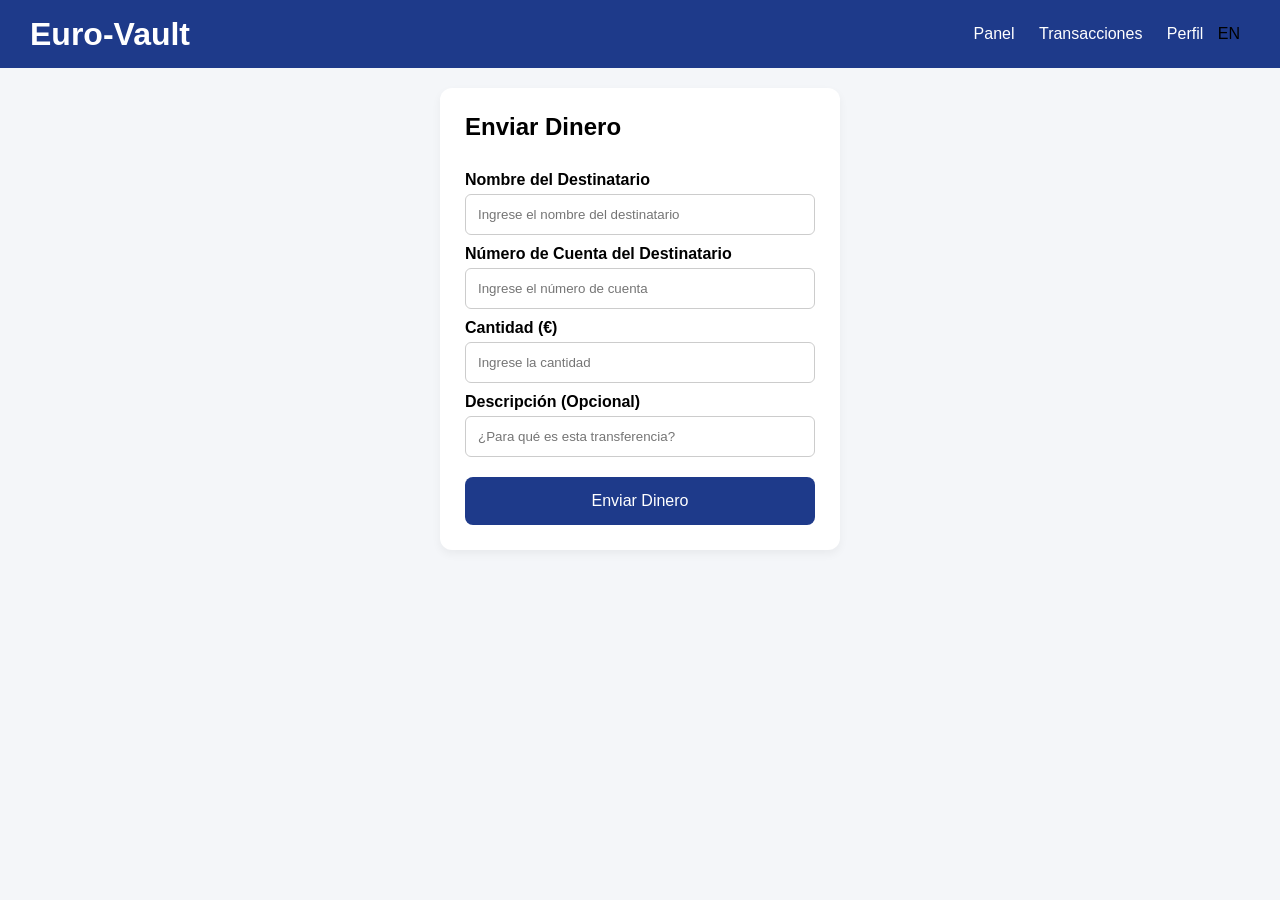
<file: send.html>
<!DOCTYPE html>
<html lang="es">

<head>
    <meta charset="UTF-8">
    <meta name="viewport" content="width=device-width, initial-scale=1.0">
    <title>Enviar - Euro-Vault</title>
    <link rel="stylesheet" href="styles.css">
    <link rel="stylesheet" href="responsive.css">
</head>

<body>

    <header class="header">
        <h1 class="logo">Euro-Vault</h1>
        <nav>
            <a href="index.html">Panel</a>
            <a href="#">Transacciones</a>
            <a href="profile.html">Perfil</a>
            <button id="langToggle" style="background: none; border: none; cursor: pointer; font-size: 16px; padding: 10px;">ES</button>
        </nav>
    </header>

    <main class="container">

        <!-- Send Card -->
        <section class="withdraw-card">
            <h2>Enviar Dinero</h2>

            <form id="sendForm" onsubmit="handleSend(event)">
                <!-- Recipient -->
                <label>Nombre del Destinatario</label>
                <input type="text" placeholder="Ingrese el nombre del destinatario" required>

                <!-- Recipient Account -->
                <label>Número de Cuenta del Destinatario</label>
                <input type="text" placeholder="Ingrese el número de cuenta" required>

                <!-- Amount -->
                <label>Cantidad (€)</label>
                <input type="number" placeholder="Ingrese la cantidad" required>

                <!-- Description -->
                <label>Descripción (Opcional)</label>
                <input type="text" placeholder="¿Para qué es esta transferencia?">

                <div id="lockMessage" style="color: #d9534f; background-color: #f2dede; border: 1px solid #ebccd1; padding: 12px; border-radius: 4px; margin: 15px 0; display: none;"></div>

                <!-- Button -->
                <button type="submit">Enviar Dinero</button>
            </form>
        </section>

    </main>

    <script>
        const translations = {
            es: {
                panel: 'Panel',
                transacciones: 'Transacciones',
                perfil: 'Perfil',
                titulo: 'Enviar Dinero',
                destinatario: 'Nombre del Destinatario',
                cuenta: 'Número de Cuenta del Destinatario',
                cantidad: 'Cantidad (€)',
                descripcion: 'Descripción (Opcional)',
                boton: 'Enviar Dinero',
                lockMessage: '⚠️ Los fondos están bloqueados y no se pueden enviar en este momento. Volverán a estar disponibles el 30 de junio de 2026.'
            },
            en: {
                panel: 'Dashboard',
                transacciones: 'Transactions',
                perfil: 'Profile',
                titulo: 'Send Money',
                destinatario: 'Recipient Name',
                cuenta: 'Recipient Account Number',
                cantidad: 'Amount (€)',
                descripcion: 'Description (Optional)',
                boton: 'Send Money',
                lockMessage: '⚠️ Funds are locked and cannot be sent at this time. They will be available again on June 30, 2026.'
            }
        };

        let currentLang = localStorage.getItem('appLanguage') || 'es';

        function updateLanguage(lang) {
            currentLang = lang;
            localStorage.setItem('appLanguage', lang);
            
            document.querySelectorAll('nav a')[0].textContent = translations[lang].panel;
            document.querySelectorAll('nav a')[1].textContent = translations[lang].transacciones;
            document.querySelectorAll('nav a')[2].textContent = translations[lang].perfil;
            
            document.querySelector('.withdraw-card h2').textContent = translations[lang].titulo;
            
            const labels = document.querySelectorAll('label');
            labels[0].textContent = translations[lang].destinatario;
            labels[1].textContent = translations[lang].cuenta;
            labels[2].textContent = translations[lang].cantidad;
            labels[3].textContent = translations[lang].descripcion;
            
            document.querySelector('form button').textContent = translations[lang].boton;
            
            document.getElementById('langToggle').textContent = lang === 'es' ? 'EN' : 'ES';
            document.documentElement.lang = lang;
        }

        document.getElementById('langToggle').addEventListener('click', function() {
            const newLang = currentLang === 'es' ? 'en' : 'es';
            updateLanguage(newLang);
        });

        updateLanguage(currentLang);

        function handleSend(event) {
            event.preventDefault();
            
            const lockMessage = document.getElementById('lockMessage');
            lockMessage.textContent = translations[currentLang].lockMessage;
            lockMessage.style.display = 'block';
        }
    </script>

</body>

</html>
</file>
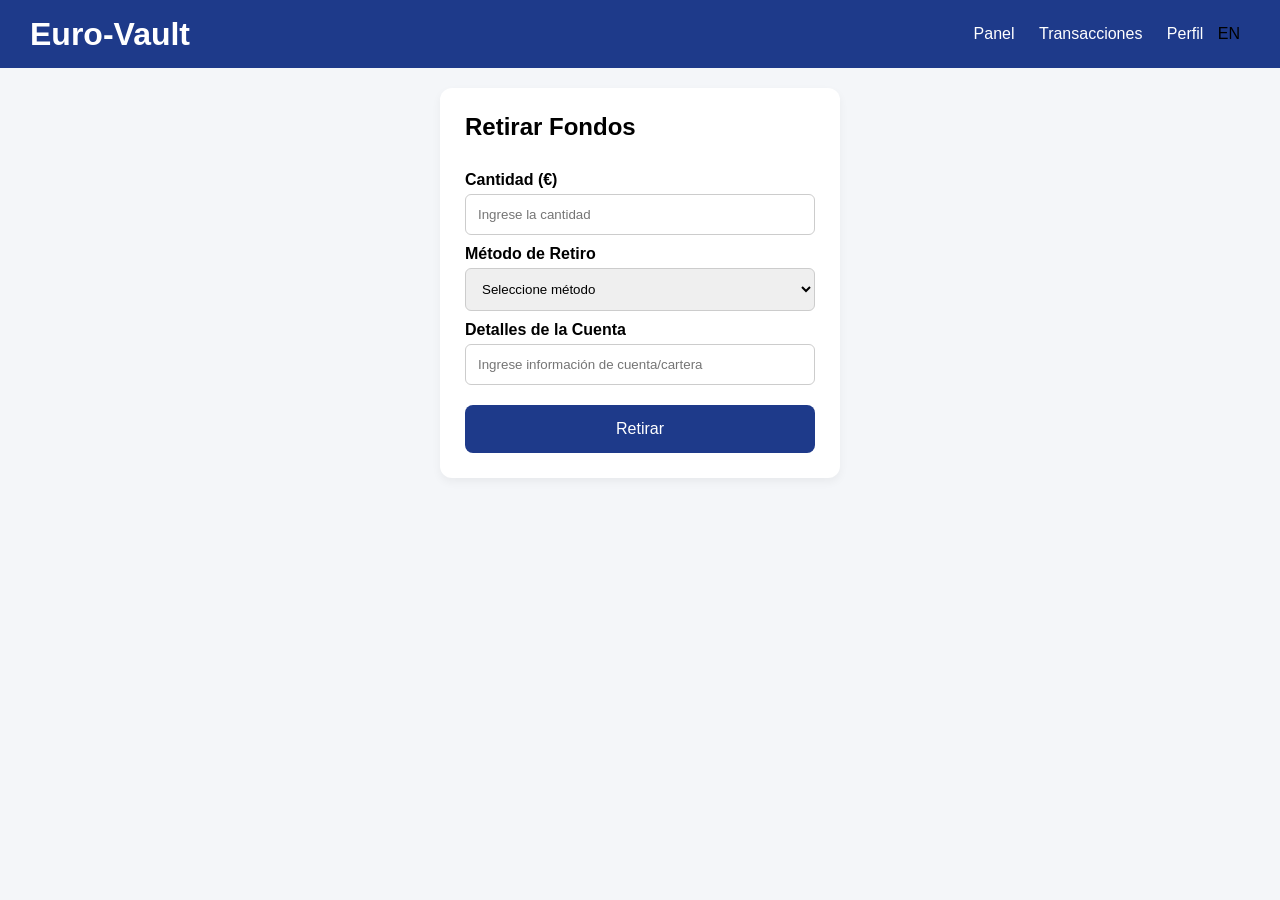
<file: withdraw.html>
<!DOCTYPE html>
<html lang="es">

<head>
    <meta charset="UTF-8">
    <meta name="viewport" content="width=device-width, initial-scale=1.0">
    <title>Retirar - Euro-Vault</title>
    <link rel="stylesheet" href="styles.css">
    <link rel="stylesheet" href="responsive.css">
</head>

<body>

    <header class="header">
        <h1 class="logo">Euro-Vault</h1>
        <nav>
            <a href="index.html">Panel</a>
            <a href="#">Transacciones</a>
            <a href="profile.html">Perfil</a>
            <button id="langToggle" style="background: none; border: none; cursor: pointer; font-size: 16px; padding: 10px;">ES</button>
        </nav>
    </header>

    <main class="container">

        <!-- Withdraw Card -->
        <section class="withdraw-card">
            <h2>Retirar Fondos</h2>

            <form id="withdrawForm" onsubmit="handleWithdraw(event)">
                <!-- Amount -->
                <label>Cantidad (€)</label>
                <input type="number" placeholder="Ingrese la cantidad" required>

                <!-- Method -->
                <label>Método de Retiro</label>
                <select required>
                <option value="">Seleccione método</option>
                <option>Transferencia Bancaria</option>
                <option>PayPal</option>
                <option>Cartera Crypto</option>
            </select>

                <!-- Account Details -->
                <label>Detalles de la Cuenta</label>
                <input type="text" placeholder="Ingrese información de cuenta/cartera" required>

                <div id="lockMessage" style="color: #d9534f; background-color: #f2dede; border: 1px solid #ebccd1; padding: 12px; border-radius: 4px; margin: 15px 0; display: none;"></div>

                <!-- Button -->
                <button type="submit">Retirar</button>
            </form>
        </section>

    </main>

    <script>
        const translations = {
            es: {
                panel: 'Panel',
                transacciones: 'Transacciones',
                perfil: 'Perfil',
                titulo: 'Retirar Fondos',
                cantidad: 'Cantidad (€)',
                metodo: 'Método de Retiro',
                seleccionar: 'Seleccione método',
                transferencia: 'Transferencia Bancaria',
                detalles: 'Detalles de la Cuenta',
                boton: 'Retirar',
                lockMessage: '⚠️ Los fondos están bloqueados y no se pueden retirar en este momento. Volverán a estar disponibles el 30 de junio de 2026.'
            },
            en: {
                panel: 'Dashboard',
                transacciones: 'Transactions',
                perfil: 'Profile',
                titulo: 'Withdraw Funds',
                cantidad: 'Amount (€)',
                metodo: 'Withdrawal Method',
                seleccionar: 'Select method',
                transferencia: 'Bank Transfer',
                detalles: 'Account Details',
                boton: 'Withdraw',
                lockMessage: '⚠️ Funds are locked and cannot be withdrawn at this time. They will be available again on June 30, 2026.'
            }
        };

        let currentLang = localStorage.getItem('appLanguage') || 'es';

        function updateLanguage(lang) {
            currentLang = lang;
            localStorage.setItem('appLanguage', lang);
            
            document.querySelectorAll('nav a')[0].textContent = translations[lang].panel;
            document.querySelectorAll('nav a')[1].textContent = translations[lang].transacciones;
            document.querySelectorAll('nav a')[2].textContent = translations[lang].perfil;
            
            document.querySelector('.withdraw-card h2').textContent = translations[lang].titulo;
            
            const labels = document.querySelectorAll('label');
            labels[0].textContent = translations[lang].cantidad;
            labels[1].textContent = translations[lang].metodo;
            labels[2].textContent = translations[lang].detalles;
            
            document.querySelector('select option').textContent = translations[lang].seleccionar;
            document.querySelector('form button').textContent = translations[lang].boton;
            
            document.getElementById('langToggle').textContent = lang === 'es' ? 'EN' : 'ES';
            document.documentElement.lang = lang;
        }

        document.getElementById('langToggle').addEventListener('click', function() {
            const newLang = currentLang === 'es' ? 'en' : 'es';
            updateLanguage(newLang);
        });

        updateLanguage(currentLang);

        function handleWithdraw(event) {
            event.preventDefault();
            
            const lockMessage = document.getElementById('lockMessage');
            lockMessage.textContent = translations[currentLang].lockMessage;
            lockMessage.style.display = 'block';
        }
    </script>

</body>

</html>
</file>
<file: styles.css>
* {
    margin: 0;
    padding: 0;
    box-sizing: border-box;
    font-family: Arial, sans-serif;
}

body {
    background-color: #f4f6f9;
}


/* Header */

.header {
    display: flex;
    justify-content: space-between;
    align-items: center;
    background: #1e3a8a;
    color: white;
    padding: 15px 30px;
}

.header nav a {
    color: white;
    margin-left: 20px;
    text-decoration: none;
}


/* Container */

.container {
    padding: 20px;
}


/* Balance Card */

.balance-card {
    background: linear-gradient(135deg, #3b82f6, #1e3a8a);
    color: white;
    padding: 20px;
    border-radius: 12px;
    margin-bottom: 20px;
}

.balance {
    font-size: 32px;
    margin: 10px 0;
}

.btn {
    background: white;
    color: #1e3a8a;
    padding: 10px 15px;
    border: none;
    border-radius: 6px;
    cursor: pointer;
}


/* Actions */

.actions {
    display: flex;
    justify-content: space-between;
    margin-bottom: 20px;
}

.actions button {
    flex: 1;
    margin: 5px;
    padding: 15px;
    border: none;
    border-radius: 8px;
    background: #3b82f6;
    color: white;
    cursor: pointer;
}


/* Transactions */

.transactions {
    background-color: #ffffff;
    padding: 20px;
    border-radius: 12px;
    max-height: 350px;
    overflow-y: auto;
    box-shadow: 0 4px 10px rgba(0, 0, 0, 0.05);
}

.transaction {
    display: flex;
    justify-content: space-between;
    padding: 10px 0;
    border-bottom: 1px solid #eee;
}

.debit {
    color: red;
}

.credit {
    color: green;
}


/* Profile Card */

.profile-card {
    background: linear-gradient(135deg, #3b82f6, #1e3a8a);
    color: white;
    text-align: center;
    padding: 30px;
    border-radius: 12px;
    margin-bottom: 20px;
}

.profile-card img {
    width: 100px;
    height: 100px;
    border-radius: 50%;
    object-fit: cover;
}


/* Info Section */

.profile-info {
    background: white;
    padding: 20px;
    border-radius: 12px;
    margin-bottom: 20px;
}

.info-item {
    display: flex;
    justify-content: space-between;
    padding: 10px 0;
    border-bottom: 1px solid #eee;
}


/* Actions */

.profile-actions {
    display: flex;
    flex-direction: column;
}

.profile-actions button {
    padding: 15px;
    margin-bottom: 10px;
    border: none;
    border-radius: 8px;
    background: #3b82f6;
    color: white;
    cursor: pointer;
}

.logout {
    background: red;
}

.withdraw-card {
    background: white;
    padding: 25px;
    border-radius: 12px;
    max-width: 400px;
    margin: auto;
    box-shadow: 0 4px 10px rgba(0, 0, 0, 0.05);
}

.withdraw-card h2 {
    margin-bottom: 20px;
}


/* Form styling */

.withdraw-card form {
    display: flex;
    flex-direction: column;
}

.withdraw-card label {
    margin-top: 10px;
    margin-bottom: 5px;
    font-weight: bold;
}

.withdraw-card input,
.withdraw-card select {
    padding: 12px;
    border-radius: 6px;
    border: 1px solid #ccc;
}

.withdraw-card button {
    margin-top: 20px;
    padding: 15px;
    border: none;
    border-radius: 8px;
    background: #1e3a8a;
    color: white;
    font-size: 16px;
    cursor: pointer;
}

.withdraw-card button:hover {
    background: #3b82f6;
}

.login-container {
    display: flex;
    height: 100vh;
}


/* Left side */

.login-left {
    flex: 1;
    background: linear-gradient(135deg, #3b82f6, #1e3a8a);
    color: white;
    display: flex;
    flex-direction: column;
    justify-content: center;
    align-items: center;
}

.login-left h1 {
    font-size: 40px;
}


/* Right side */

.login-right {
    flex: 1;
    display: flex;
    flex-direction: column;
    justify-content: center;
    padding: 40px;
}

.login-right h2 {
    margin-bottom: 20px;
}


/* Form */

.login-right form {
    display: flex;
    flex-direction: column;
}

.login-right input {
    padding: 12px;
    margin-bottom: 15px;
    border: 1px solid #ccc;
    border-radius: 6px;
}

.login-right button {
    padding: 15px;
    background: #1e3a8a;
    color: white;
    border: none;
    border-radius: 8px;
    cursor: pointer;
}

.login-right button:hover {
    background: #3b82f6;
}

.signup-text {
    margin-top: 15px;
}

.sidebar-welcome {
    display: flex;
    align-items: center;
    background: white;
    padding: 15px;
    border-radius: 12px;
    margin-bottom: 20px;
    box-shadow: 0 4px 10px rgba(0, 0, 0, 0.05);
}

.sidebar-welcome img {
    border-radius: 50%;
    margin-right: 15px;
    width: 80px;
    height: 80px;
}

.sidebar-welcome h3 {
    margin: 0;
    font-size: 18px;
}

.sidebar-welcome p {
    margin: 5px 0 0 0;
    color: gray;
    font-size: 14px;
}

.files-grid {
    display: grid;
    grid-template-columns: repeat(3, 1fr);
    gap: 15px;
}

.file-card {
    background: white;
    padding: 20px;
    border-radius: 12px;
}
</file>
<file: responsive.css>
/* Tablet view */

@media (max-width: 900px) {
    .files-grid {
        grid-template-columns: repeat(2, 1fr);
    }
}


/* Mobile view */

@media (max-width: 600px) {
    .files-grid {
        grid-template-columns: 1fr;
    }
    .file-card {
        padding: 15px;
    }
    .header nav {
        display: flex;
        flex-direction: column;
        gap: 10px;
    }
}
</file>
